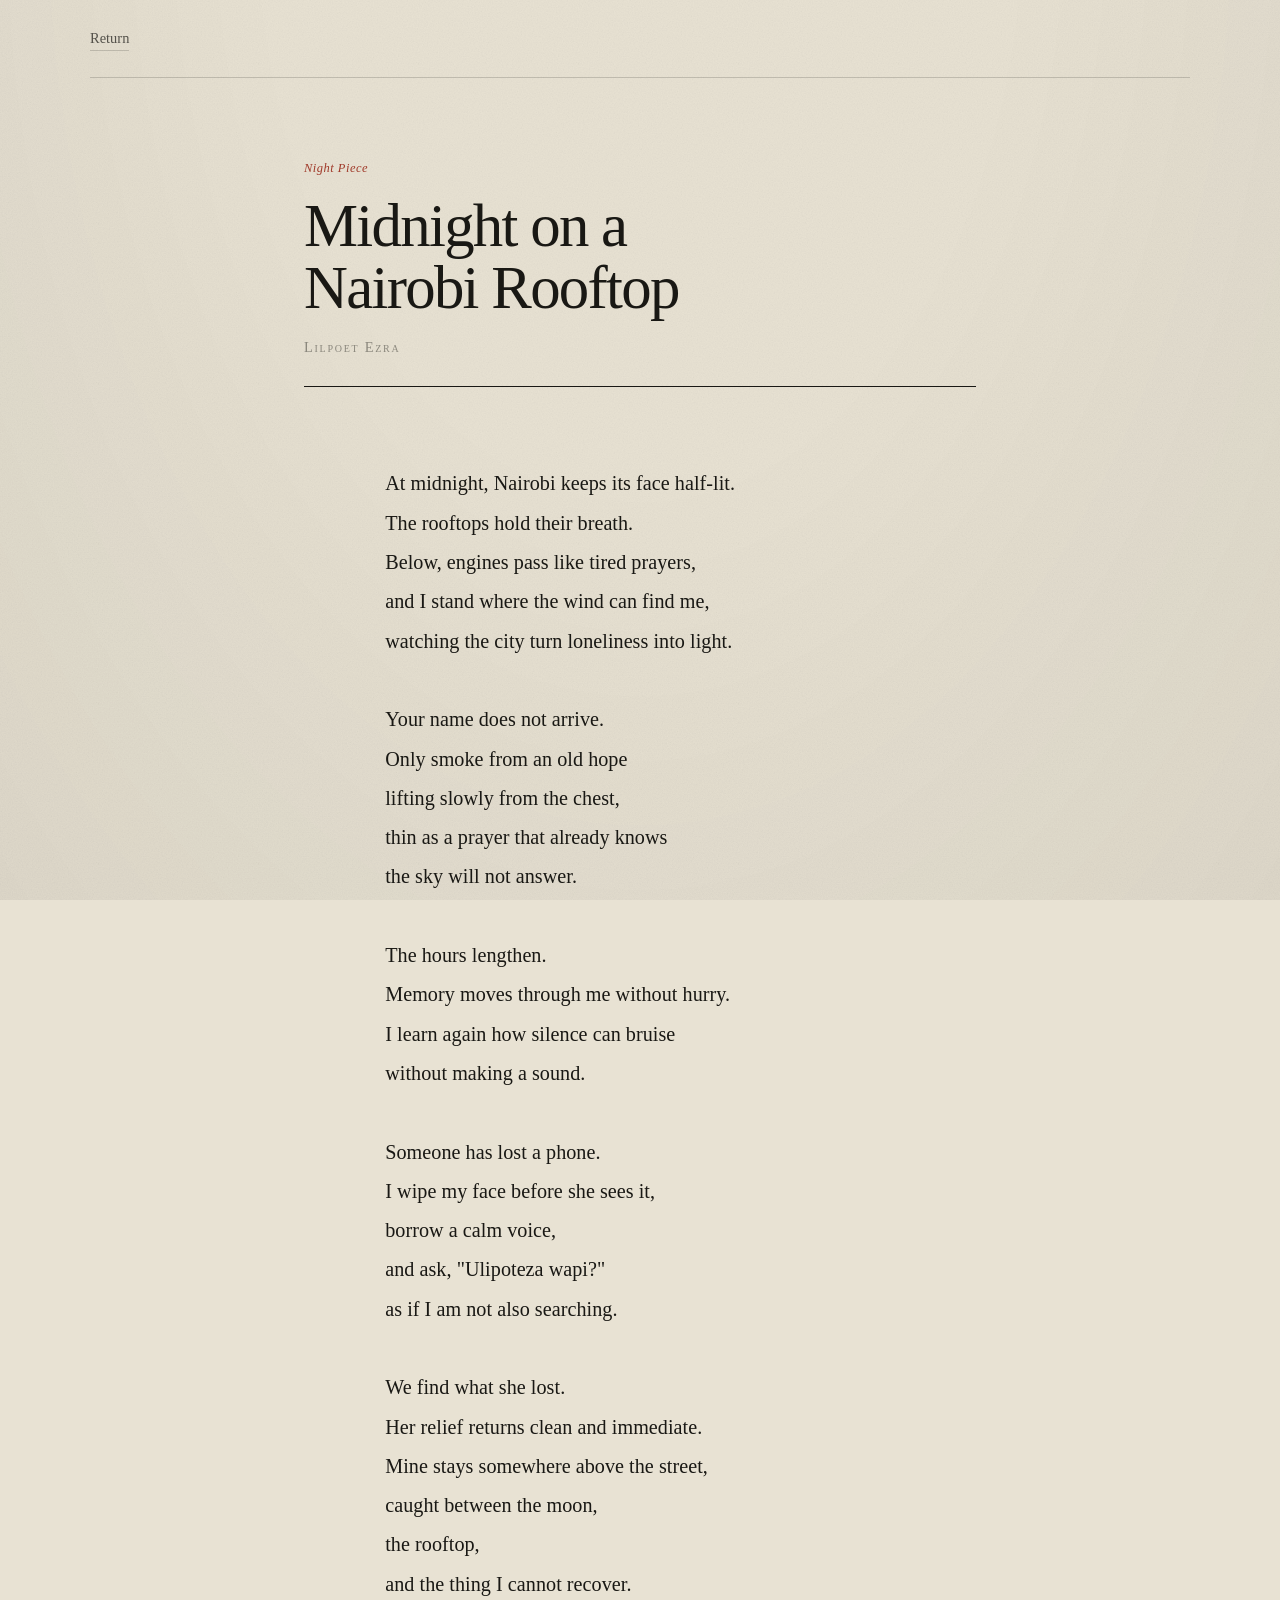
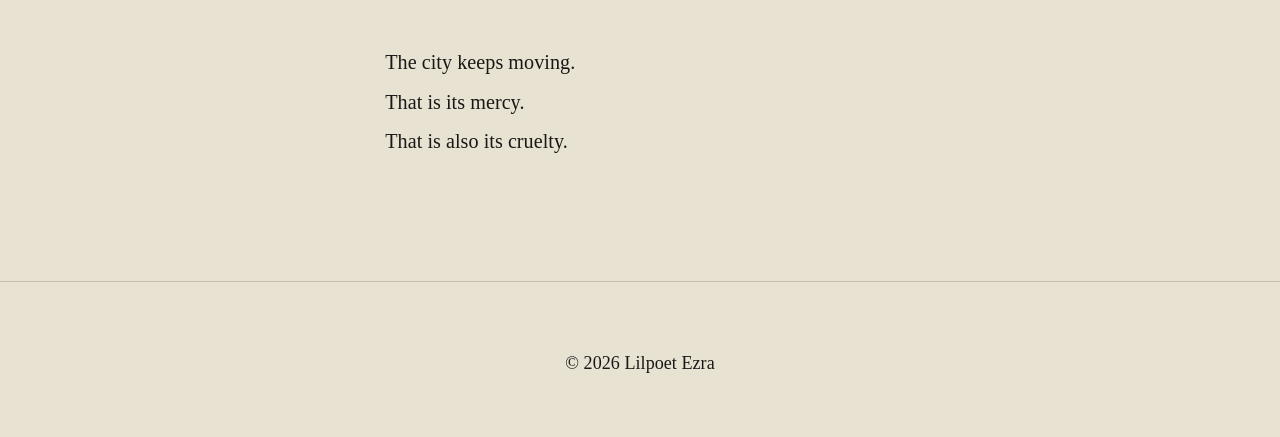
<file: poems/midnight-nairobi.html>
<!DOCTYPE html>
<html lang="en">

<head>
    <meta charset="UTF-8">
    <meta name="viewport" content="width=device-width, initial-scale=1.0">
    <title>Midnight on a Nairobi Rooftop | Lilpoet Ezra</title>
    <meta name="description"
        content="Midnight on a Nairobi Rooftop by Lilpoet Ezra, a cinematic night poem about city light, solitude, survival, and memory.">
    <meta name="author" content="Lilpoet Ezra">
    <meta name="robots" content="index, follow">
    <link rel="canonical" href="https://kiplangatezra06.github.io/lilpoet-ezra-site/poems/midnight-nairobi.html">
    <meta property="og:title" content="Midnight on a Nairobi Rooftop | Lilpoet Ezra">
    <meta property="og:description"
        content="A cinematic Nairobi night poem about city light, solitude, survival, and memory.">
    <meta property="og:type" content="article">
    <meta property="og:url" content="https://kiplangatezra06.github.io/lilpoet-ezra-site/poems/midnight-nairobi.html">
    <meta property="og:site_name" content="Lilpoet Ezra">
    <meta property="og:image" content="https://kiplangatezra06.github.io/lilpoet-ezra-site/images/hero-share.png">
    <meta property="og:image:width" content="1200">
    <meta property="og:image:height" content="630">
    <meta property="og:image:alt" content="Lilpoet Ezra poetry share card">
    <meta name="twitter:card" content="summary_large_image">
    <meta name="twitter:title" content="Midnight on a Nairobi Rooftop | Lilpoet Ezra">
    <meta name="twitter:description"
        content="A cinematic Nairobi night poem about city light, solitude, survival, and memory.">
    <meta name="twitter:image" content="https://kiplangatezra06.github.io/lilpoet-ezra-site/images/hero-share.png">
    <meta name="twitter:image:alt" content="Lilpoet Ezra poetry share card">
    <link rel="icon" href="../favicon.svg" type="image/svg+xml">
    <link rel="preconnect" href="https://fonts.googleapis.com">
    <link rel="preconnect" href="https://fonts.gstatic.com" crossorigin>
    <link
        href="https://fonts.googleapis.com/css2?family=Cormorant+Garamond:wght@400;500;600;700&family=Lato:wght@400;700&display=swap"
        rel="stylesheet">
    <link rel="stylesheet" href="../style.css">
</head>

<body>
    <header class="poem-page-header">
        <nav aria-label="Night piece navigation">
            <a href="javascript:history.back()">Return</a>
        </nav>
    </header>

    <main class="poem-page">
        <article>
            <header>
                <p class="eyebrow">Night Piece</p>
                <h1>Midnight on a Nairobi Rooftop</h1>
                <p class="poem-author">Lilpoet Ezra</p>
            </header>

            <div class="poem-text">
                At midnight, Nairobi keeps its face half-lit.
                The rooftops hold their breath.
                Below, engines pass like tired prayers,
                and I stand where the wind can find me,
                watching the city turn loneliness into light.

                Your name does not arrive.
                Only smoke from an old hope
                lifting slowly from the chest,
                thin as a prayer that already knows
                the sky will not answer.

                The hours lengthen.
                Memory moves through me without hurry.
                I learn again how silence can bruise
                without making a sound.

                Someone has lost a phone.
                I wipe my face before she sees it,
                borrow a calm voice,
                and ask, "Ulipoteza wapi?"
                as if I am not also searching.

                We find what she lost.
                Her relief returns clean and immediate.
                Mine stays somewhere above the street,
                caught between the moon,
                the rooftop,
                and the thing I cannot recover.

                The city keeps moving.
                That is its mercy.
                That is also its cruelty.
            </div>
        </article>
    </main>

    <footer class="site-footer">
        <p>&copy; 2026 Lilpoet Ezra</p>
    </footer>
</body>

</html>
</file>
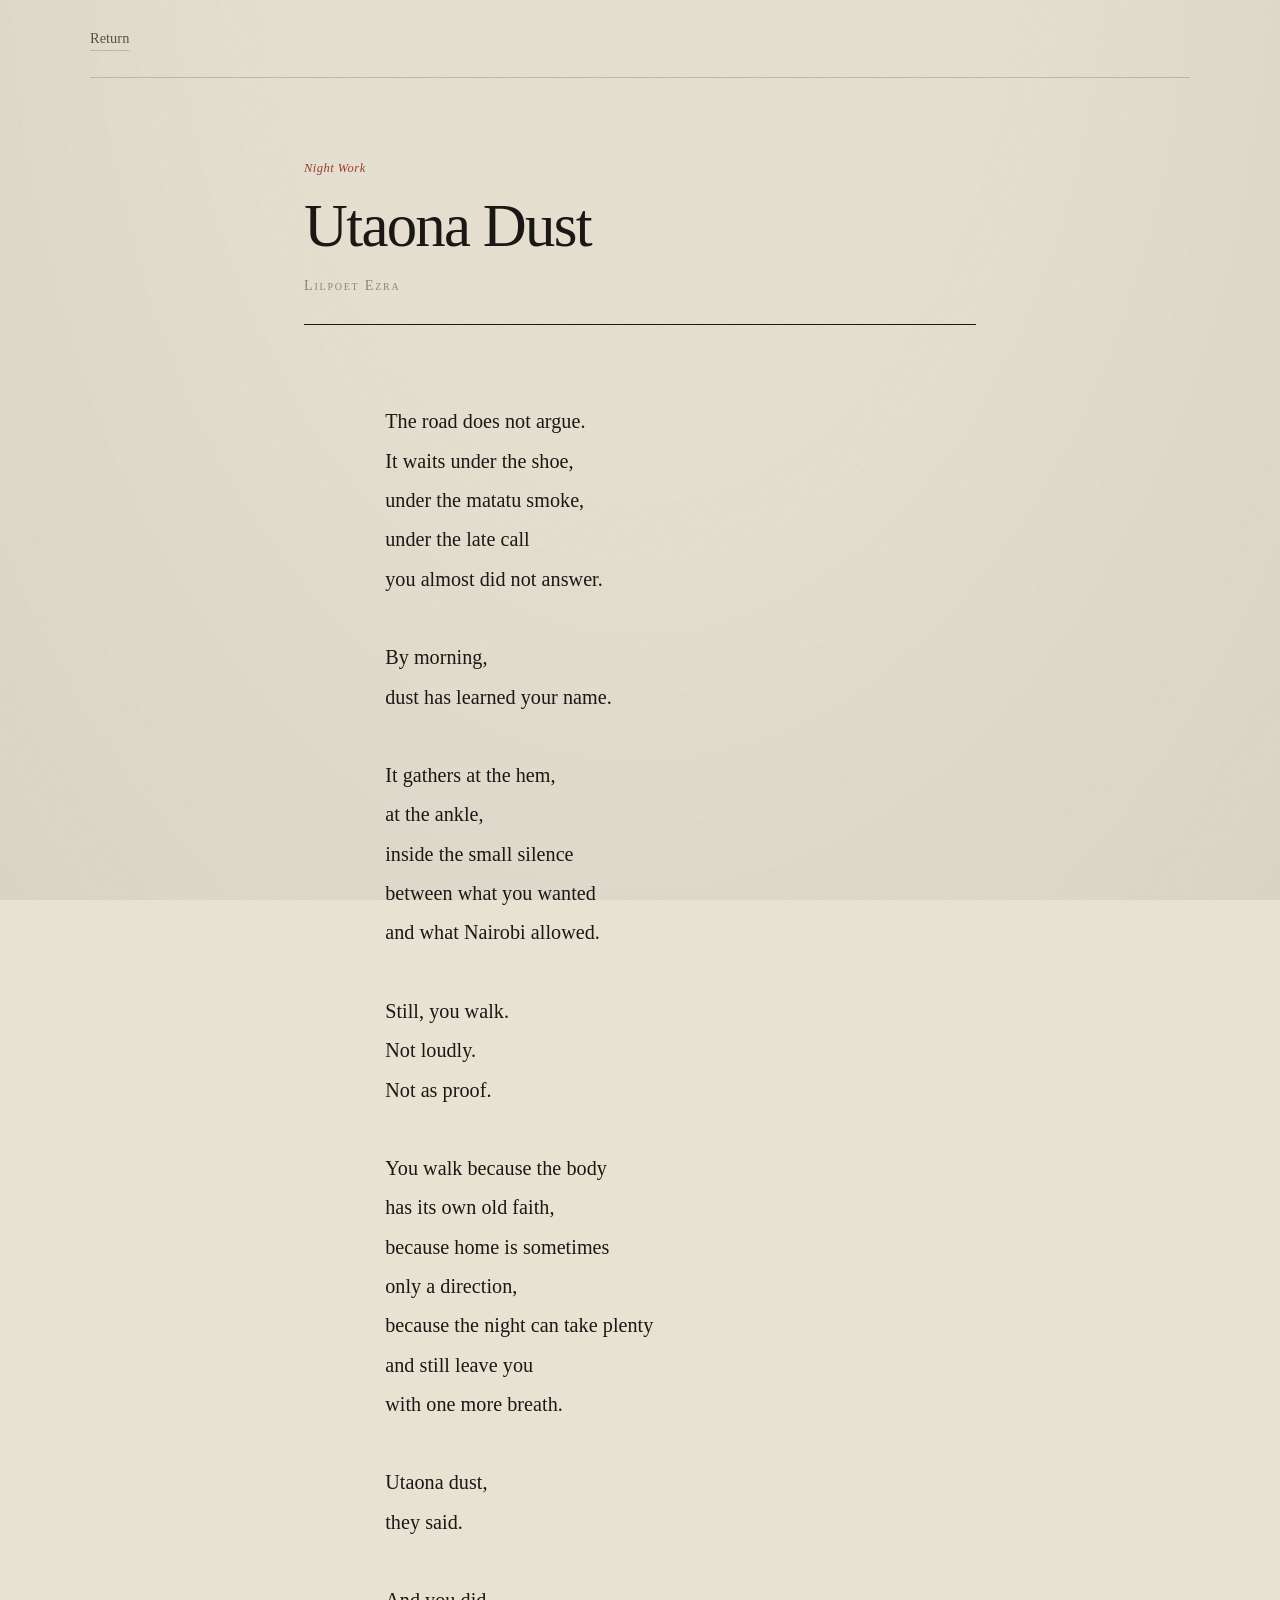
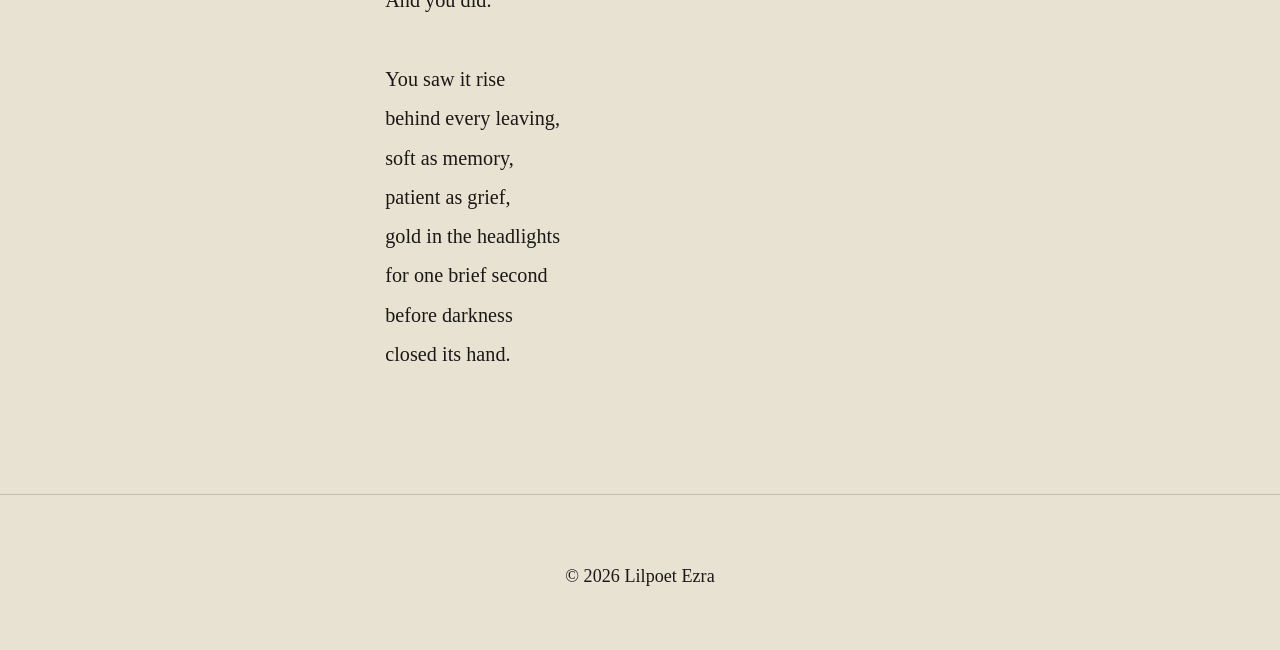
<file: poems/utaona-dust.html>
<!DOCTYPE html>
<html lang="en">

<head>
    <meta charset="UTF-8">
    <meta name="viewport" content="width=device-width, initial-scale=1.0">
    <title>Utaona Dust | Lilpoet Ezra</title>
    <meta name="description"
        content="Utaona Dust by Lilpoet Ezra, a restrained Nairobi night poem about endurance, memory, and the road that keeps its evidence.">
    <meta name="author" content="Lilpoet Ezra">
    <meta name="robots" content="index, follow">
    <link rel="canonical" href="https://kiplangatezra06.github.io/lilpoet-ezra-site/poems/utaona-dust.html">
    <meta property="og:title" content="Utaona Dust | Lilpoet Ezra">
    <meta property="og:description"
        content="A Nairobi night poem about endurance, memory, and the dust left by survival.">
    <meta property="og:type" content="article">
    <meta property="og:url" content="https://kiplangatezra06.github.io/lilpoet-ezra-site/poems/utaona-dust.html">
    <meta property="og:site_name" content="Lilpoet Ezra">
    <meta property="og:image" content="https://kiplangatezra06.github.io/lilpoet-ezra-site/images/hero-share.png">
    <meta property="og:image:width" content="1200">
    <meta property="og:image:height" content="630">
    <meta property="og:image:alt" content="Lilpoet Ezra poetry share card">
    <meta name="twitter:card" content="summary_large_image">
    <meta name="twitter:title" content="Utaona Dust | Lilpoet Ezra">
    <meta name="twitter:description"
        content="A Nairobi night poem about endurance, memory, and the dust left by survival.">
    <meta name="twitter:image" content="https://kiplangatezra06.github.io/lilpoet-ezra-site/images/hero-share.png">
    <meta name="twitter:image:alt" content="Lilpoet Ezra poetry share card">
    <link rel="icon" href="../favicon.svg" type="image/svg+xml">
    <link rel="preconnect" href="https://fonts.googleapis.com">
    <link rel="preconnect" href="https://fonts.gstatic.com" crossorigin>
    <link
        href="https://fonts.googleapis.com/css2?family=Cormorant+Garamond:wght@400;500;600;700&family=Lato:wght@400;700&display=swap"
        rel="stylesheet">
    <link rel="stylesheet" href="../style.css">
</head>

<body>
    <header class="poem-page-header">
        <nav aria-label="Poem navigation">
            <a href="javascript:history.back()">Return</a>
        </nav>
    </header>

    <main class="poem-page">
        <article>
            <header>
                <p class="eyebrow">Night Work</p>
                <h1>Utaona Dust</h1>
                <p class="poem-author">Lilpoet Ezra</p>
            </header>

            <div class="poem-text">
                The road does not argue.
                It waits under the shoe,
                under the matatu smoke,
                under the late call
                you almost did not answer.

                By morning,
                dust has learned your name.

                It gathers at the hem,
                at the ankle,
                inside the small silence
                between what you wanted
                and what Nairobi allowed.

                Still, you walk.
                Not loudly.
                Not as proof.

                You walk because the body
                has its own old faith,
                because home is sometimes
                only a direction,
                because the night can take plenty
                and still leave you
                with one more breath.

                Utaona dust,
                they said.

                And you did.

                You saw it rise
                behind every leaving,
                soft as memory,
                patient as grief,
                gold in the headlights
                for one brief second
                before darkness
                closed its hand.
            </div>
        </article>
    </main>

    <footer class="site-footer">
        <p>&copy; 2026 Lilpoet Ezra</p>
    </footer>
</body>

</html>
</file>
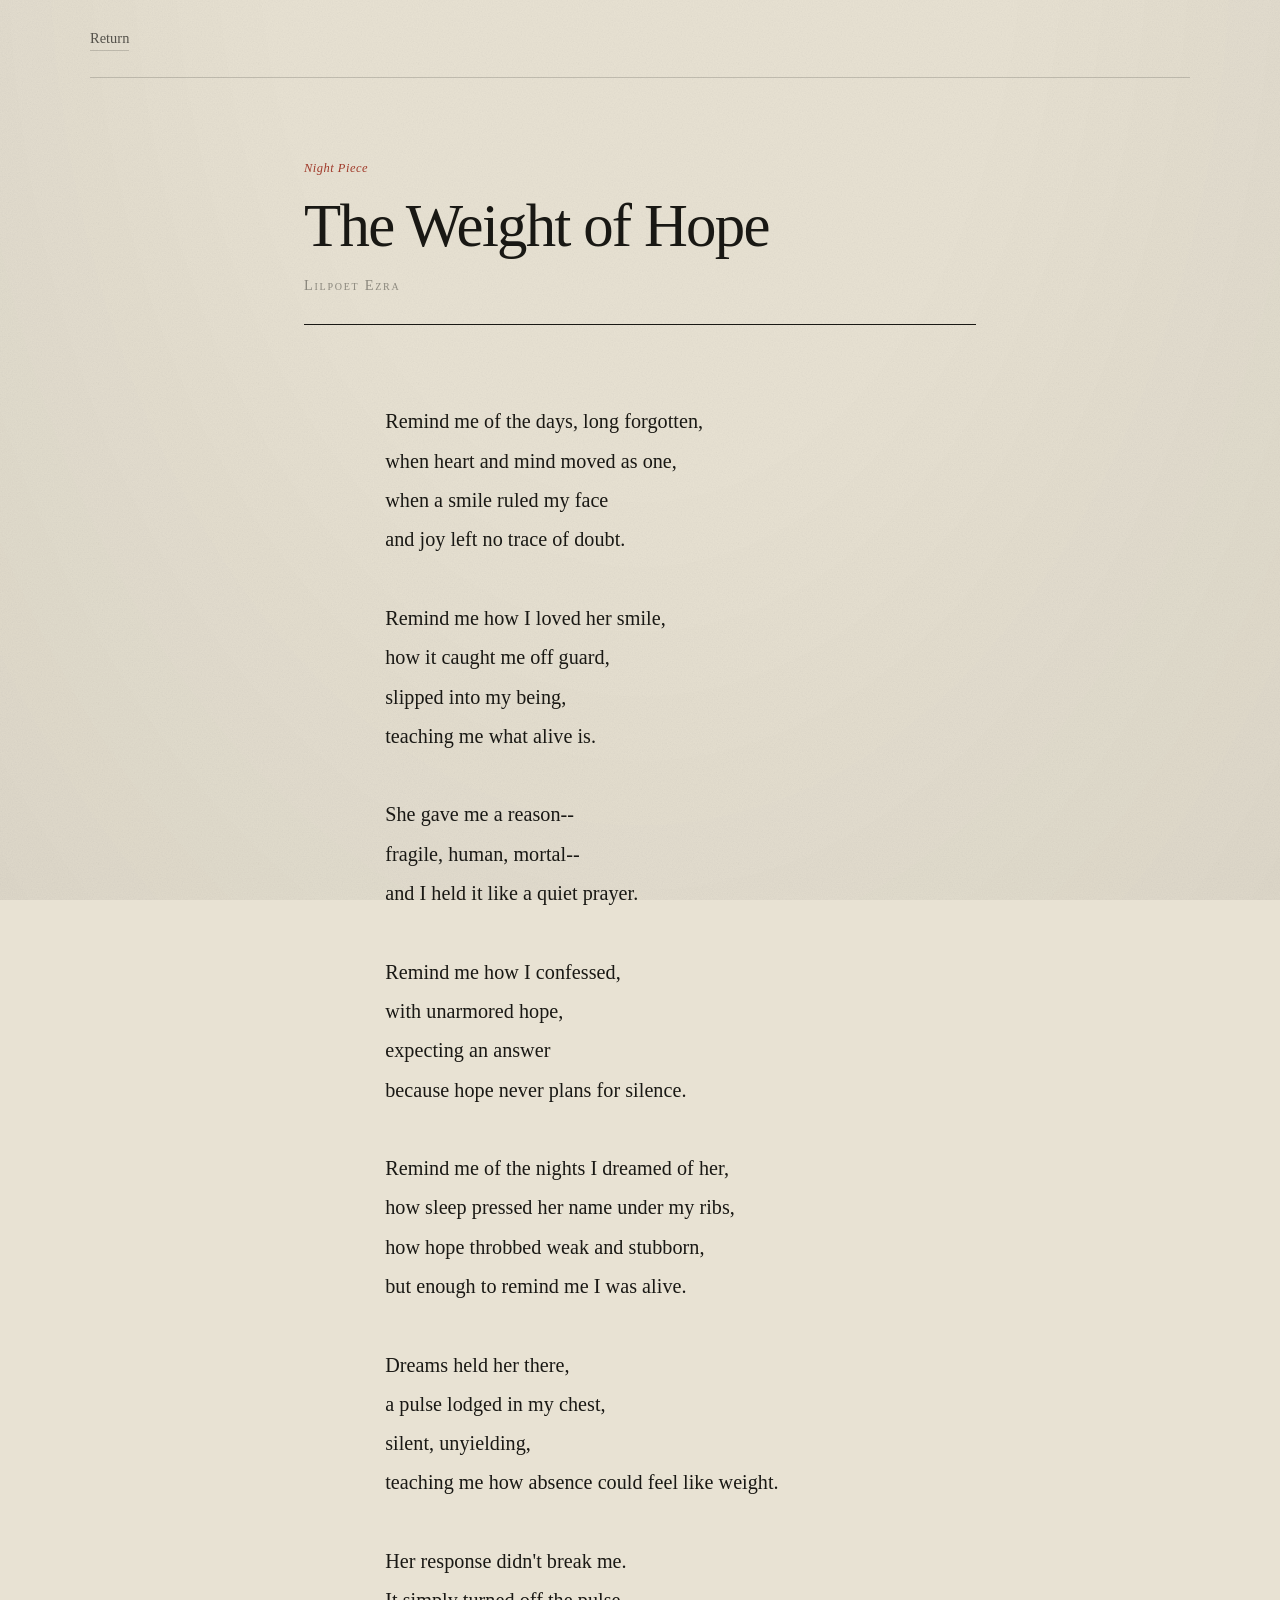
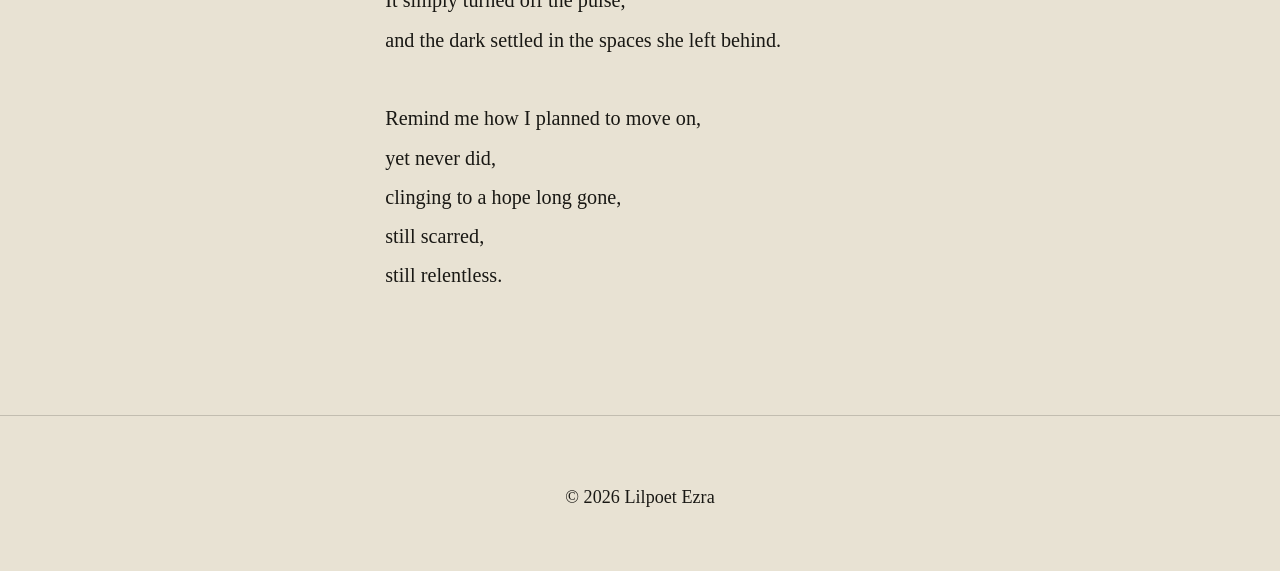
<file: poems/weight-of-hope.html>
<!DOCTYPE html>
<html lang="en">

<head>
    <meta charset="UTF-8">
    <meta name="viewport" content="width=device-width, initial-scale=1.0">
    <title>The Weight of Hope | Lilpoet Ezra</title>
    <meta name="description"
        content="The Weight of Hope by Lilpoet Ezra, a restrained poem about longing, endurance, memory, and learning to stand anyway.">
    <meta name="author" content="Lilpoet Ezra">
    <meta name="robots" content="index, follow">
    <link rel="canonical" href="https://kiplangatezra06.github.io/lilpoet-ezra-site/poems/weight-of-hope.html">
    <meta property="og:title" content="The Weight of Hope | Lilpoet Ezra">
    <meta property="og:description"
        content="A restrained poem about longing, endurance, memory, and learning to stand anyway.">
    <meta property="og:type" content="article">
    <meta property="og:url" content="https://kiplangatezra06.github.io/lilpoet-ezra-site/poems/weight-of-hope.html">
    <meta property="og:site_name" content="Lilpoet Ezra">
    <meta property="og:image" content="https://kiplangatezra06.github.io/lilpoet-ezra-site/images/hero-share.png">
    <meta property="og:image:width" content="1200">
    <meta property="og:image:height" content="630">
    <meta property="og:image:alt" content="Lilpoet Ezra poetry share card">
    <meta name="twitter:card" content="summary_large_image">
    <meta name="twitter:title" content="The Weight of Hope | Lilpoet Ezra">
    <meta name="twitter:description"
        content="A restrained poem about longing, endurance, memory, and learning to stand anyway.">
    <meta name="twitter:image" content="https://kiplangatezra06.github.io/lilpoet-ezra-site/images/hero-share.png">
    <meta name="twitter:image:alt" content="Lilpoet Ezra poetry share card">
    <link rel="icon" href="../favicon.svg" type="image/svg+xml">
    <link rel="preconnect" href="https://fonts.googleapis.com">
    <link rel="preconnect" href="https://fonts.gstatic.com" crossorigin>
    <link
        href="https://fonts.googleapis.com/css2?family=Cormorant+Garamond:wght@400;500;600;700&family=Lato:wght@400;700&display=swap"
        rel="stylesheet">
    <link rel="stylesheet" href="../style.css">
</head>

<body>
    <header class="poem-page-header">
        <nav aria-label="Night piece navigation">
            <a href="javascript:history.back()">Return</a>
        </nav>
    </header>

    <main class="poem-page">
        <article>
            <header>
                <p class="eyebrow">Night Piece</p>
                <h1>The Weight of Hope</h1>
                <p class="poem-author">Lilpoet Ezra</p>
            </header>

            <div class="poem-text">
                Remind me of the days, long forgotten,
                when heart and mind moved as one,
                when a smile ruled my face
                and joy left no trace of doubt.

                Remind me how I loved her smile,
                how it caught me off guard,
                slipped into my being,
                teaching me what alive is.

                She gave me a reason--
                fragile, human, mortal--
                and I held it like a quiet prayer.

                Remind me how I confessed,
                with unarmored hope,
                expecting an answer
                because hope never plans for silence.

                Remind me of the nights I dreamed of her,
                how sleep pressed her name under my ribs,
                how hope throbbed weak and stubborn,
                but enough to remind me I was alive.

                Dreams held her there,
                a pulse lodged in my chest,
                silent, unyielding,
                teaching me how absence could feel like weight.

                Her response didn't break me.
                It simply turned off the pulse,
                and the dark settled in the spaces she left behind.

                Remind me how I planned to move on,
                yet never did,
                clinging to a hope long gone,
                still scarred,
                still relentless.
            </div>
        </article>
    </main>

    <footer class="site-footer">
        <p>&copy; 2026 Lilpoet Ezra</p>
    </footer>
</body>

</html>
</file>
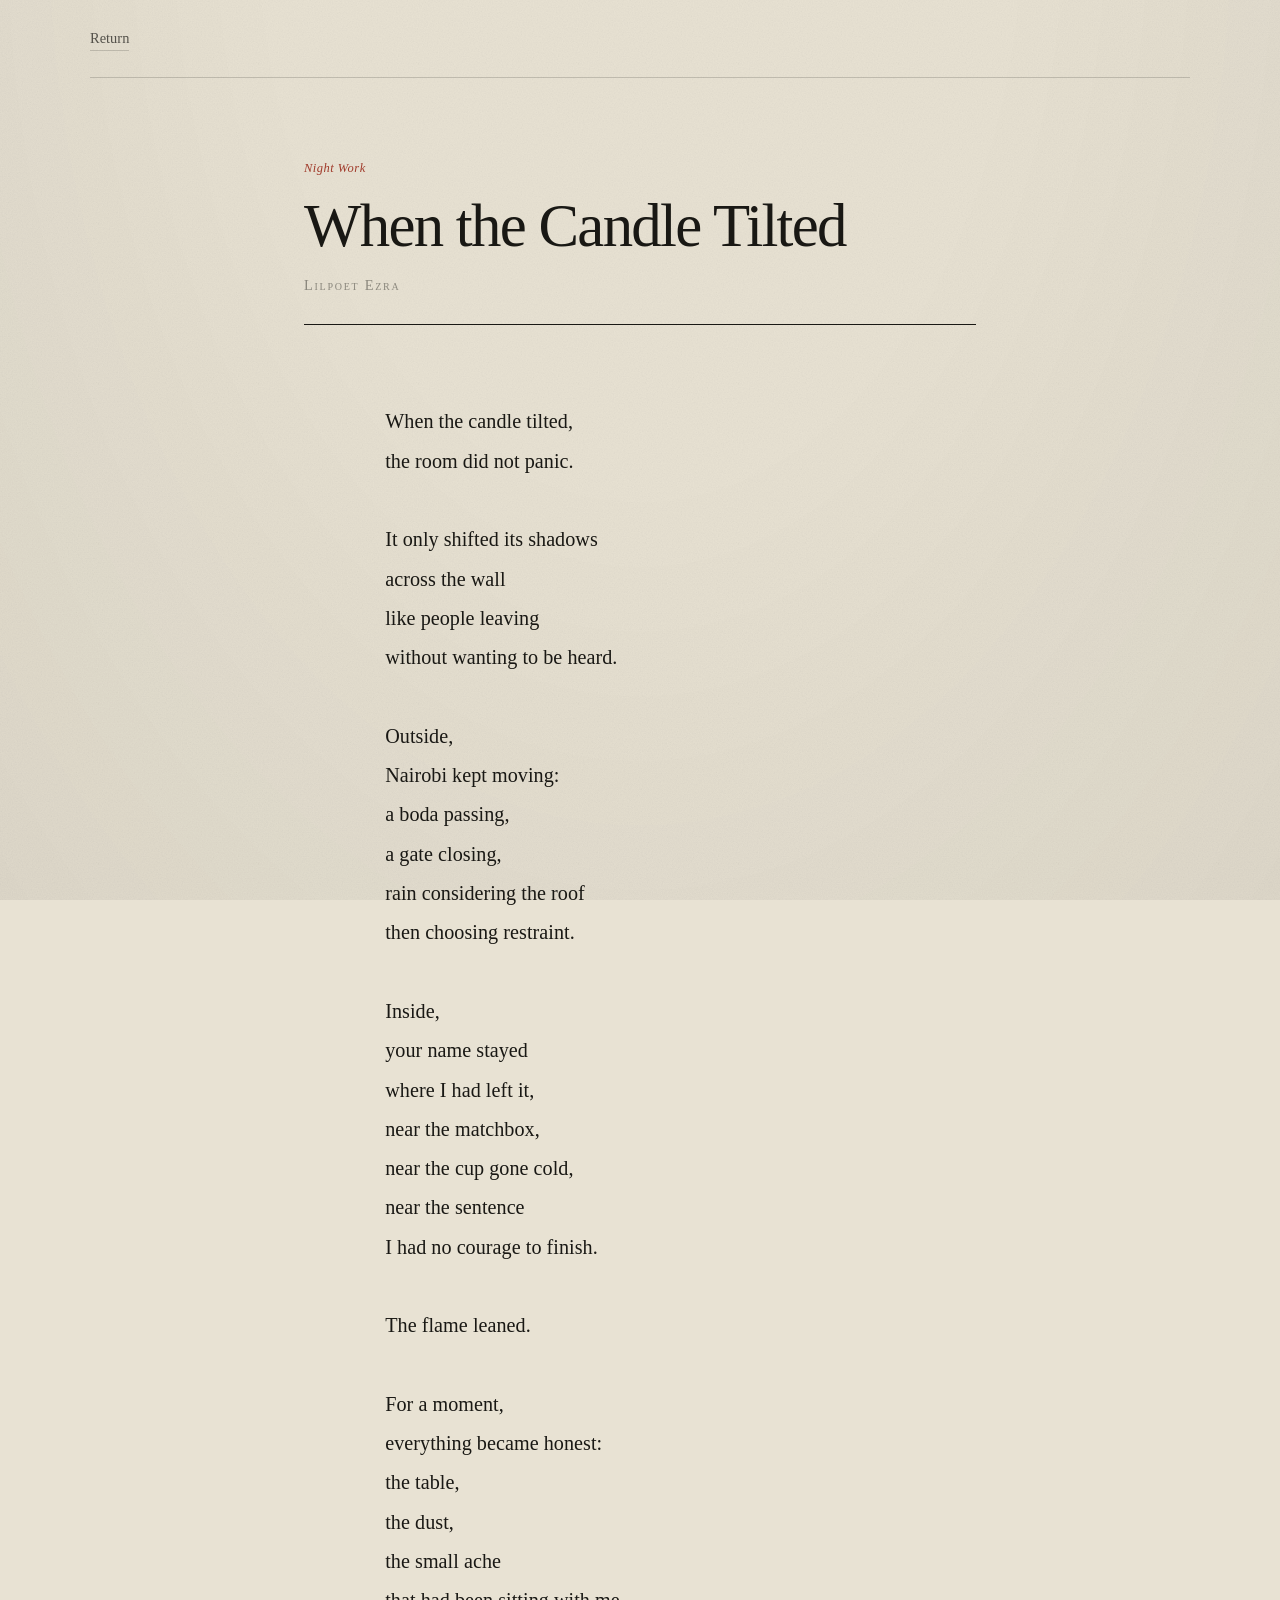
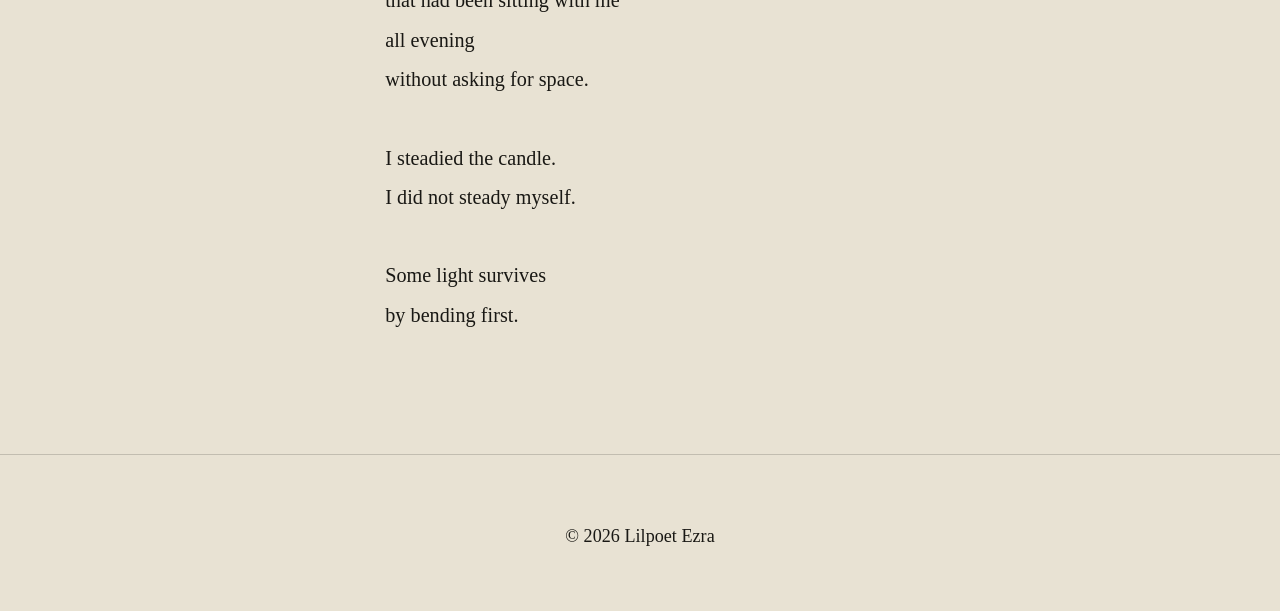
<file: poems/when-the-candle-tilted.html>
<!DOCTYPE html>
<html lang="en">

<head>
    <meta charset="UTF-8">
    <meta name="viewport" content="width=device-width, initial-scale=1.0">
    <title>When the Candle Tilted | Lilpoet Ezra</title>
    <meta name="description"
        content="When the Candle Tilted by Lilpoet Ezra, a quiet poem of low light, memory, and the room that keeps what cannot be said.">
    <meta name="author" content="Lilpoet Ezra">
    <meta name="robots" content="index, follow">
    <link rel="canonical" href="https://kiplangatezra06.github.io/lilpoet-ezra-site/poems/when-the-candle-tilted.html">
    <meta property="og:title" content="When the Candle Tilted | Lilpoet Ezra">
    <meta property="og:description"
        content="A quiet poem of low light, memory, and the room that keeps what cannot be said.">
    <meta property="og:type" content="article">
    <meta property="og:url"
        content="https://kiplangatezra06.github.io/lilpoet-ezra-site/poems/when-the-candle-tilted.html">
    <meta property="og:site_name" content="Lilpoet Ezra">
    <meta property="og:image" content="https://kiplangatezra06.github.io/lilpoet-ezra-site/images/hero-share.png">
    <meta property="og:image:width" content="1200">
    <meta property="og:image:height" content="630">
    <meta property="og:image:alt" content="Lilpoet Ezra poetry share card">
    <meta name="twitter:card" content="summary_large_image">
    <meta name="twitter:title" content="When the Candle Tilted | Lilpoet Ezra">
    <meta name="twitter:description"
        content="A quiet poem of low light, memory, and the room that keeps what cannot be said.">
    <meta name="twitter:image" content="https://kiplangatezra06.github.io/lilpoet-ezra-site/images/hero-share.png">
    <meta name="twitter:image:alt" content="Lilpoet Ezra poetry share card">
    <link rel="icon" href="../favicon.svg" type="image/svg+xml">
    <link rel="preconnect" href="https://fonts.googleapis.com">
    <link rel="preconnect" href="https://fonts.gstatic.com" crossorigin>
    <link
        href="https://fonts.googleapis.com/css2?family=Cormorant+Garamond:wght@400;500;600;700&family=Lato:wght@400;700&display=swap"
        rel="stylesheet">
    <link rel="stylesheet" href="../style.css">
</head>

<body>
    <header class="poem-page-header">
        <nav aria-label="Poem navigation">
            <a href="javascript:history.back()">Return</a>
        </nav>
    </header>

    <main class="poem-page">
        <article>
            <header>
                <p class="eyebrow">Night Work</p>
                <h1>When the Candle Tilted</h1>
                <p class="poem-author">Lilpoet Ezra</p>
            </header>

            <div class="poem-text">
                When the candle tilted,
                the room did not panic.

                It only shifted its shadows
                across the wall
                like people leaving
                without wanting to be heard.

                Outside,
                Nairobi kept moving:
                a boda passing,
                a gate closing,
                rain considering the roof
                then choosing restraint.

                Inside,
                your name stayed
                where I had left it,
                near the matchbox,
                near the cup gone cold,
                near the sentence
                I had no courage to finish.

                The flame leaned.

                For a moment,
                everything became honest:
                the table,
                the dust,
                the small ache
                that had been sitting with me
                all evening
                without asking for space.

                I steadied the candle.
                I did not steady myself.

                Some light survives
                by bending first.
            </div>
        </article>
    </main>

    <footer class="site-footer">
        <p>&copy; 2026 Lilpoet Ezra</p>
    </footer>
</body>

</html>
</file>
<file: style.css>
/* =========================================================
   Lilpoet Ezra — a printed journal of night
   Paper edition (default) / Night edition
   ========================================================= */

:root {
    /* paper edition */
    --paper: #e8e2d3;
    --paper-raise: #f1ece0;
    --paper-deep: #ddd5c3;
    --ink: #191814;
    --ink-soft: rgba(25, 24, 20, 0.70);
    --ink-faint: rgba(25, 24, 20, 0.44);
    --ink-ghost: rgba(25, 24, 20, 0.12);
    --rule: rgba(25, 24, 20, 0.18);
    --rule-strong: rgba(25, 24, 20, 0.32);
    --accent: #a03a2a;
    --accent-soft: rgba(160, 58, 42, 0.12);
    --night: #1c1f26;
    --night-ink: #efe8d8;
    --stamp: #a03a2a;

    --serif-display: "Fraunces", "Iowan Old Style", Georgia, serif;
    --serif-text: "Newsreader", "Iowan Old Style", Georgia, serif;

    --measure: 34rem;
    --gutter: clamp(1.25rem, 4vw, 3.5rem);
    --page: min(1180px, calc(100% - (var(--gutter) * 2)));
    --topbar-h: 76px;

    --step-xs: 0.78rem;
    --step-sm: 0.9rem;
    --step-base: clamp(1.02rem, 0.96rem + 0.3vw, 1.13rem);
    --step-md: clamp(1.25rem, 1.1rem + 0.6vw, 1.55rem);
    --step-lg: clamp(1.7rem, 1.35rem + 1.4vw, 2.4rem);
    --step-xl: clamp(2.4rem, 1.6rem + 3.4vw, 4.4rem);
    --step-hero: clamp(2.9rem, 1.7rem + 5.4vw, 6rem);

    --ease: cubic-bezier(0.22, 0.61, 0.36, 1);
}

[data-theme="night"] {
    --paper: #101216;
    --paper-raise: #171a20;
    --paper-deep: #0b0d10;
    --ink: #eae3d2;
    --ink-soft: rgba(234, 227, 210, 0.70);
    --ink-faint: rgba(234, 227, 210, 0.46);
    --ink-ghost: rgba(234, 227, 210, 0.10);
    --rule: rgba(234, 227, 210, 0.17);
    --rule-strong: rgba(234, 227, 210, 0.30);
    --accent: #dc7a60;
    --accent-soft: rgba(220, 122, 96, 0.14);
    --stamp: #dc7a60;
}

*,
*::before,
*::after {
    box-sizing: border-box;
}

html {
    scroll-behavior: smooth;
    -webkit-text-size-adjust: 100%;
}

body {
    margin: 0;
    min-height: 100vh;
    background: var(--paper);
    color: var(--ink);
    font-family: var(--serif-text);
    font-size: var(--step-base);
    font-optical-sizing: auto;
    line-height: 1.72;
    letter-spacing: 0.002em;
    overflow-x: hidden;
    transition: background-color 380ms var(--ease), color 380ms var(--ease);
    -webkit-font-smoothing: antialiased;
}

/* paper tooth — very faint, baked in as a texture, not decoration */
body::before {
    content: "";
    position: fixed;
    inset: 0;
    z-index: 0;
    pointer-events: none;
    opacity: 0.5;
    background-image: url("data:image/svg+xml,%3Csvg xmlns='http://www.w3.org/2000/svg' width='160' height='160'%3E%3Cfilter id='n'%3E%3CfeTurbulence type='fractalNoise' baseFrequency='0.8' numOctaves='3' stitchTiles='stitch'/%3E%3CfeColorMatrix type='saturate' values='0'/%3E%3C/filter%3E%3Crect width='160' height='160' filter='url(%23n)' opacity='0.22'/%3E%3C/svg%3E");
    mix-blend-mode: multiply;
}

[data-theme="night"] body::before {
    mix-blend-mode: screen;
    opacity: 0.28;
}

body::after {
    content: "";
    position: fixed;
    inset: 0;
    z-index: 0;
    pointer-events: none;
    background: radial-gradient(ellipse at 50% -10%, transparent 40%, rgba(25, 24, 20, 0.05) 100%);
}

[data-theme="night"] body::after {
    background: radial-gradient(ellipse at 50% -20%, rgba(255, 236, 200, 0.05), transparent 55%);
}

img,
svg {
    display: block;
    max-width: 100%;
}

button,
input,
select,
textarea {
    font: inherit;
    color: inherit;
}

button {
    appearance: none;
    border: 0;
    background: none;
    cursor: pointer;
}

.hidden {
    display: none !important;
}

.visually-hidden {
    position: absolute;
    width: 1px;
    height: 1px;
    padding: 0;
    margin: -1px;
    overflow: hidden;
    clip: rect(0 0 0 0);
    white-space: nowrap;
    border: 0;
}

.skip-link {
    position: absolute;
    left: 1rem;
    top: -4rem;
    z-index: 10000;
    padding: 0.7rem 1.1rem;
    background: var(--ink);
    color: var(--paper);
    text-decoration: none;
    font-size: var(--step-sm);
    transition: top 180ms var(--ease);
}

.skip-link:focus {
    top: 1rem;
}

:focus-visible {
    outline: 2px solid var(--accent);
    outline-offset: 3px;
}

::selection {
    background: var(--accent);
    color: var(--paper);
}

/* ============================ Intro gate ============================ */

.intro-screen {
    position: fixed;
    inset: 0;
    z-index: 9000;
    display: grid;
    place-items: center;
    padding: 1.5rem;
    background: #14161b;
    color: #efe8d8;
    text-align: center;
    transition: opacity 700ms var(--ease), visibility 700ms;
}

.intro-screen::before {
    content: "";
    position: absolute;
    inset: 0;
    background:
        radial-gradient(circle at 50% 34%, rgba(220, 170, 120, 0.13), transparent 45%),
        radial-gradient(circle at 50% 100%, rgba(30, 40, 60, 0.7), transparent 60%);
    pointer-events: none;
}

.intro-screen.fade-out {
    opacity: 0;
    visibility: hidden;
    pointer-events: none;
}

.intro-content {
    position: relative;
    width: min(100%, 30rem);
    padding: clamp(2rem, 5vw, 3rem) clamp(1.5rem, 5vw, 3rem);
    border: 1px solid rgba(239, 232, 216, 0.22);
}

.intro-content::before,
.intro-content::after {
    content: "";
    position: absolute;
    width: 9px;
    height: 9px;
    border: 1px solid rgba(239, 232, 216, 0.5);
    transform: rotate(45deg);
}

.intro-content::before {
    top: -5px;
    left: -5px;
}

.intro-content::after {
    bottom: -5px;
    right: -5px;
}

.intro-kicker {
    margin: 0 0 1.6rem;
    font-size: var(--step-xs);
    letter-spacing: 0.28em;
    text-transform: uppercase;
    color: rgba(239, 232, 216, 0.55);
}

.intro-title {
    margin: 0;
    font-family: var(--serif-display);
    font-weight: 300;
    font-size: clamp(3rem, 10vw, 4.6rem);
    line-height: 0.88;
    letter-spacing: -0.02em;
    font-variation-settings: "SOFT" 40, "WONK" 1;
}

.intro-subtitle {
    margin: 1.6rem 0 2.2rem;
    font-style: italic;
    font-size: 1.05rem;
    line-height: 1.65;
    color: rgba(239, 232, 216, 0.68);
}

.enter-btn {
    padding: 0.85rem 2rem;
    border: 1px solid rgba(239, 232, 216, 0.4);
    color: #efe8d8;
    font-size: var(--step-sm);
    letter-spacing: 0.06em;
    border-radius: 0;
    transition: background 240ms var(--ease), color 240ms var(--ease), border-color 240ms var(--ease);
}

.enter-btn:hover,
.enter-btn:focus-visible {
    background: #efe8d8;
    color: #14161b;
    border-color: #efe8d8;
}

/* ============================ Topbar ============================ */

.topbar {
    position: sticky;
    top: 0;
    z-index: 60;
    display: flex;
    align-items: center;
    gap: var(--gutter);
    padding: 0.9rem var(--gutter);
    min-height: var(--topbar-h);
    background: color-mix(in srgb, var(--paper) 92%, transparent);
    border-bottom: 1px solid var(--rule);
    backdrop-filter: blur(8px);
}

.topbar-brand {
    display: flex;
    align-items: center;
    gap: 0.7rem;
    flex-shrink: 0;
}

.brand-logo {
    width: 30px;
    height: 30px;
    border-radius: 0;
    opacity: 0.92;
}

.brand-name {
    display: block;
    font-family: var(--serif-display);
    font-size: 1.08rem;
    font-weight: 500;
    letter-spacing: -0.01em;
    line-height: 1.1;
}

.brand-tag {
    display: block;
    font-size: 0.68rem;
    letter-spacing: 0.18em;
    text-transform: uppercase;
    color: var(--ink-faint);
    margin-top: 2px;
}

.nav-links {
    display: flex;
    align-items: center;
    gap: clamp(1rem, 2.4vw, 2rem);
    margin-left: auto;
}

.nav-links a {
    position: relative;
    color: var(--ink-soft);
    text-decoration: none;
    font-size: var(--step-sm);
    padding: 0.35rem 0;
    transition: color 180ms var(--ease);
}

.nav-links a::after {
    content: "";
    position: absolute;
    left: 0;
    right: 100%;
    bottom: 0;
    height: 1px;
    background: var(--accent);
    transition: right 240ms var(--ease);
}

.nav-links a:hover,
.nav-links a:focus-visible {
    color: var(--ink);
}

.nav-links a:hover::after {
    right: 0;
}

.topbar-tools {
    display: flex;
    align-items: center;
    gap: 1rem;
}

.session-bar {
    display: flex;
    align-items: center;
    gap: 0.75rem;
}

.session-hint {
    max-width: 26ch;
    margin: 0;
    font-size: var(--step-xs);
    line-height: 1.4;
    color: var(--ink-faint);
    text-align: right;
}

.edition-toggle {
    display: inline-flex;
    align-items: center;
    gap: 0.5rem;
    padding: 0.5rem 0.8rem;
    border: 1px solid var(--rule);
    border-radius: 999px;
    font-family: var(--serif-text);
    font-size: var(--step-xs);
    color: var(--ink-soft);
    white-space: nowrap;
    transition: border-color 200ms var(--ease), color 200ms var(--ease);
}

.edition-toggle:hover {
    border-color: var(--rule-strong);
    color: var(--ink);
}

.edition-dot {
    width: 9px;
    height: 9px;
    border-radius: 50%;
    background: var(--accent);
    box-shadow: 0 0 0 3px var(--accent-soft);
    transition: background 300ms var(--ease), box-shadow 300ms var(--ease);
}

.mobile-menu-btn {
    display: none;
    width: 40px;
    height: 34px;
    margin-left: auto;
    padding: 8px;
    border: 1px solid var(--rule);
}

.mobile-menu-btn span {
    display: block;
    height: 1px;
    margin: 5px 0;
    background: var(--ink);
}

/* ============================ Shell & hero ============================ */

.shell {
    position: relative;
    z-index: 1;
    width: var(--page);
    margin: 0 auto;
    opacity: 0;
    transform: translateY(14px);
    transition: opacity 700ms var(--ease) 120ms, transform 700ms var(--ease) 120ms;
}

.shell.ready {
    opacity: 1;
    transform: none;
}

.hero {
    display: grid;
    grid-template-columns: minmax(0, 1.15fr) minmax(0, 0.85fr);
    gap: clamp(2rem, 5vw, 4.5rem);
    align-items: end;
    padding: clamp(3rem, 7vw, 6rem) 0 clamp(2.5rem, 5vw, 4rem);
    border-bottom: 1px solid var(--rule);
}

.hero-kicker {
    display: flex;
    align-items: center;
    gap: 0.8rem;
    margin: 0 0 clamp(1.6rem, 3vw, 2.6rem);
    font-size: var(--step-sm);
    font-style: italic;
    color: var(--ink-soft);
}

.rule-mark {
    width: 2.2rem;
    height: 1px;
    background: var(--accent);
    flex-shrink: 0;
}

.hero-title {
    margin: 0;
    font-family: var(--serif-display);
    font-weight: 300;
    font-size: var(--step-hero);
    line-height: 0.94;
    letter-spacing: -0.028em;
    font-variation-settings: "SOFT" 20, "WONK" 1;
    text-wrap: balance;
}

.hero-title span {
    display: block;
}

.hero-title-line {
    padding-left: clamp(0rem, 3vw, 2.6rem);
    font-style: italic;
    font-weight: 300;
}

.hero-title em {
    font-style: italic;
    color: var(--accent);
}

.hero-description {
    max-width: 44ch;
    margin: clamp(1.6rem, 3vw, 2.2rem) 0 0;
    font-size: clamp(1.02rem, 0.98rem + 0.3vw, 1.16rem);
    line-height: 1.78;
    color: var(--ink-soft);
}

.hero-cta {
    display: flex;
    flex-wrap: wrap;
    align-items: center;
    gap: 1.5rem;
    margin-top: clamp(1.8rem, 3vw, 2.6rem);
}

/* --- ink buttons --- */

.btn-primary {
    display: inline-flex;
    align-items: center;
    justify-content: center;
    min-height: 44px;
    padding: 0.7rem 1.5rem;
    background: var(--ink);
    color: var(--paper);
    border: 1px solid var(--ink);
    border-radius: 0;
    font-family: var(--serif-text);
    font-size: var(--step-sm);
    letter-spacing: 0.03em;
    text-decoration: none;
    transition: background 200ms var(--ease), color 200ms var(--ease), border-color 200ms var(--ease), transform 200ms var(--ease);
}

.btn-primary:hover {
    background: var(--accent);
    border-color: var(--accent);
    color: var(--paper);
    transform: translateY(-1px);
}

.btn-primary:disabled {
    opacity: 0.45;
    cursor: not-allowed;
    transform: none;
}

.btn-text {
    padding: 0.3rem 0;
    border: 0;
    border-bottom: 1px solid var(--rule-strong);
    color: var(--ink);
    font-size: var(--step-sm);
    text-decoration: none;
    transition: border-color 200ms var(--ease), color 200ms var(--ease);
}

.btn-text:hover {
    color: var(--accent);
    border-color: var(--accent);
}

.btn-ghost {
    padding: 0.3rem 0;
    border-bottom: 1px solid var(--rule);
    color: var(--ink-soft);
    font-size: var(--step-xs);
}

.btn-ghost:hover {
    color: var(--accent);
    border-color: var(--accent);
}

/* --- hero plate: the one bold gesture --- */

.hero-plate {
    margin: 0;
    align-self: stretch;
    display: flex;
    flex-direction: column;
}

.plate-sky {
    position: relative;
    flex: 1;
    min-height: clamp(260px, 36vw, 430px);
    background:
        radial-gradient(circle at 72% 22%, rgba(240, 218, 180, 0.10), transparent 42%),
        linear-gradient(178deg, #20242c 0%, #171a20 55%, #12141a 100%);
    color: #0b0d11;
    overflow: hidden;
}

.plate-moon {
    position: absolute;
    top: 16%;
    right: 18%;
    width: clamp(46px, 6vw, 72px);
    height: clamp(46px, 6vw, 72px);
    border-radius: 50%;
    background: #efe3c8;
    box-shadow: 0 0 0 1px rgba(239, 227, 200, 0.35), 0 0 50px rgba(239, 227, 200, 0.22);
    overflow: hidden;
}

.plate-moon::after {
    content: "";
    position: absolute;
    inset: 0;
    border-radius: 50%;
    background: #20242c;
    transform: translate(-14%, -12%);
}

.plate-star {
    position: absolute;
    width: 2px;
    height: 2px;
    border-radius: 50%;
    background: rgba(239, 227, 200, 0.75);
}

.plate-star.s1 { top: 14%; left: 18%; }
.plate-star.s2 { top: 30%; left: 44%; opacity: 0.6; }
.plate-star.s3 { top: 9%; left: 62%; opacity: 0.45; }
.plate-star.s4 { top: 40%; left: 82%; opacity: 0.55; }

.plate-skyline {
    position: absolute;
    inset: auto 0 0 0;
    width: 100%;
    height: 68%;
}

.plate-caption {
    display: flex;
    justify-content: space-between;
    gap: 1rem;
    padding: 0.7rem 0 0;
    border-top: 1px solid var(--rule);
    margin-top: 0.9rem;
    font-size: var(--step-xs);
    font-style: italic;
    color: var(--ink-faint);
}

.plate-index {
    font-style: normal;
    font-variant: small-caps;
    letter-spacing: 0.14em;
    color: var(--accent);
}

/* ============================ Statement ============================ */

.statement {
    padding: clamp(2.6rem, 6vw, 5rem) 0;
    border-bottom: 1px solid var(--rule);
}

.statement blockquote {
    margin: 0 auto;
    max-width: 46rem;
    text-align: center;
}

.statement p {
    margin: 0;
    font-family: var(--serif-display);
    font-weight: 300;
    font-size: clamp(1.55rem, 1.15rem + 1.7vw, 2.5rem);
    line-height: 1.32;
    letter-spacing: -0.015em;
    text-wrap: balance;
}

.statement footer {
    margin-top: 1.3rem;
    font-size: var(--step-xs);
    font-variant: small-caps;
    letter-spacing: 0.18em;
    color: var(--ink-faint);
}

.statement footer::before {
    content: "";
    display: block;
    width: 34px;
    height: 1px;
    margin: 0 auto 1.1rem;
    background: var(--accent);
}

/* ============================ Layout ============================ */

.layout {
    display: grid;
    grid-template-columns: minmax(0, 1fr) minmax(300px, 22rem);
    gap: clamp(2rem, 5vw, 4.5rem);
    padding: clamp(2.5rem, 5vw, 4rem) 0 0;
}

.feed {
    min-width: 0;
}

.section-head {
    display: flex;
    align-items: flex-end;
    justify-content: space-between;
    gap: 1.5rem;
    flex-wrap: wrap;
}

.section-head h2,
.sidebar-title {
    margin: 0;
    font-family: var(--serif-display);
    font-weight: 400;
    font-size: var(--step-lg);
    line-height: 1.05;
    letter-spacing: -0.02em;
}

.section-note {
    margin: 0.55rem 0 0;
    max-width: 46ch;
    font-size: var(--step-sm);
    font-style: italic;
    line-height: 1.6;
    color: var(--ink-faint);
}

.filters {
    display: flex;
    gap: 1rem;
    flex-wrap: wrap;
}

.search input,
.filter select {
    width: 100%;
    min-width: 11rem;
    padding: 0.55rem 0.15rem;
    border: 0;
    border-bottom: 1px solid var(--rule-strong);
    border-radius: 0;
    background: transparent;
    color: var(--ink);
    font-family: var(--serif-text);
    font-size: var(--step-sm);
    outline: none;
    transition: border-color 180ms var(--ease);
}

.search input::placeholder {
    color: var(--ink-faint);
    font-style: italic;
}

.search input:focus,
.filter select:focus {
    border-bottom-color: var(--accent);
}

.filter select {
    appearance: none;
    -webkit-appearance: none;
    padding-right: 1.5rem;
    background-image: url("data:image/svg+xml,%3Csvg xmlns='http://www.w3.org/2000/svg' width='10' height='6'%3E%3Cpath d='M1 1l4 4 4-4' fill='none' stroke='%23888' stroke-width='1.2'/%3E%3C/svg%3E");
    background-repeat: no-repeat;
    background-position: right 0.2rem center;
    cursor: pointer;
}

.filter select option {
    background: var(--paper-raise);
    color: var(--ink);
}

.archive-rule {
    height: 1px;
    margin: 1.6rem 0 0;
    background: var(--ink);
}

/* ============================ Poem ledger ============================ */

.poems {
    display: block;
}

.poem {
    position: relative;
    padding: clamp(1.4rem, 2.6vw, 1.9rem) 0 clamp(1.3rem, 2.4vw, 1.75rem);
    border-bottom: 1px solid var(--rule);
    cursor: pointer;
    opacity: 0;
    transform: translateY(10px);
    transition: opacity 520ms var(--ease), transform 520ms var(--ease), background 240ms var(--ease);
}

.poem.animate-in {
    opacity: 1;
    transform: none;
}

.poem:hover {
    background: var(--accent-soft);
}

.poem-summary {
    display: block;
}

.poem-top {
    display: block;
}

.poem-index {
    display: block;
    margin-bottom: 0.35rem;
    font-family: var(--serif-text);
    font-size: var(--step-xs);
    font-variant: small-caps;
    letter-spacing: 0.14em;
    color: var(--ink-faint);
}

.poem-top h3 {
    margin: 0;
    max-width: 30ch;
    font-family: var(--serif-display);
    font-weight: 400;
    font-size: var(--step-md);
    line-height: 1.22;
    letter-spacing: -0.015em;
    transition: color 200ms var(--ease);
}

.poem:hover .poem-top h3 {
    color: var(--accent);
}

.poem-excerpt {
    display: -webkit-box;
    -webkit-line-clamp: 2;
    -webkit-box-orient: vertical;
    overflow: hidden;
    max-width: 52ch;
    margin: 0.55rem 0 0;
    font-size: var(--step-sm);
    line-height: 1.65;
    color: var(--ink-soft);
}

.poem-byline {
    display: flex;
    align-items: center;
    flex-wrap: wrap;
    gap: 0.4rem 0.9rem;
    margin-top: 0.9rem;
    font-size: var(--step-xs);
    color: var(--ink-faint);
}

.poem-author {
    font-style: italic;
}

.poem-category {
    font-variant: small-caps;
    letter-spacing: 0.1em;
    color: var(--accent);
}

.poem-time {
    margin-left: auto;
    white-space: nowrap;
}

.poem-meta {
    display: none;
}

.poem-like-btn {
    display: inline-flex;
    align-items: center;
    gap: 0.3rem;
    padding: 0.1rem 0.35rem;
    border: 1px solid transparent;
    border-radius: 999px;
    color: var(--ink-faint);
    font-size: var(--step-xs);
    transition: color 180ms var(--ease), border-color 180ms var(--ease);
}

.poem-like-btn:hover {
    color: var(--accent);
    border-color: var(--rule);
}

.poem-like-btn.liked {
    color: var(--accent);
    border-color: var(--accent-soft);
}

.poem-like-btn.pulse .like-heart {
    animation: heartPulse 380ms var(--ease);
}

@keyframes heartPulse {
    40% { transform: scale(1.35); }
}

.like-heart {
    display: inline-block;
    line-height: 1;
    font-size: 0.95rem;
}

.poem-edit-btn,
.poem-delete-btn {
    padding: 0 0 0.05rem;
    border-bottom: 1px solid var(--rule);
    border-radius: 0;
    color: var(--ink-faint);
    font-size: var(--step-xs);
    transition: color 180ms var(--ease), border-color 180ms var(--ease);
}

.poem-edit-btn:hover,
.poem-delete-btn:hover {
    color: var(--accent);
    border-color: var(--accent);
}

.poem-match {
    margin-top: 0.6rem;
    font-size: var(--step-xs);
    font-style: italic;
    color: var(--ink-faint);
}

.poem-snippet {
    margin: 0.4rem 0 0;
    padding-left: 0.9rem;
    border-left: 2px solid var(--accent);
    font-size: var(--step-sm);
    font-style: italic;
    color: var(--ink-soft);
}

mark {
    padding: 0 0.1em;
    background: var(--accent-soft);
    color: var(--accent);
}

.empty {
    padding: 2.6rem 0;
    border-bottom: 1px solid var(--rule);
    font-style: italic;
    color: var(--ink-faint);
    text-align: center;
}

.loading-indicator {
    display: none;
    padding: 2rem 0;
    font-style: italic;
    color: var(--ink-faint);
}

.loading-indicator.show {
    display: block;
}

/* ============================ Sidebar ============================ */

.sidebar {
    display: flex;
    flex-direction: column;
    gap: 0;
    align-self: start;
    position: sticky;
    top: calc(var(--topbar-h) + 1.5rem);
}

.auth-section,
.composer {
    padding: 1.6rem 0;
    border-top: 1px solid var(--ink);
}

.composer {
    border-bottom: 1px solid var(--ink);
}

.sidebar-note {
    margin: 0.5rem 0 1.3rem;
    font-size: var(--step-sm);
    font-style: italic;
    color: var(--ink-faint);
}

.auth-content {
    margin-top: 1rem;
}

.auth-toggle {
    display: grid;
    grid-template-columns: minmax(0, 1fr) auto;
    gap: 0.2rem 0.8rem;
    width: 100%;
    text-align: left;
    color: var(--ink);
}

.auth-toggle-title {
    font-size: var(--step-sm);
    text-decoration: underline;
    text-decoration-color: var(--rule-strong);
    text-underline-offset: 4px;
}

.auth-toggle-subtitle {
    grid-column: 1;
    font-size: var(--step-xs);
    line-height: 1.55;
    color: var(--ink-faint);
}

.auth-toggle-icon {
    grid-column: 2;
    grid-row: 1 / span 2;
    align-self: center;
    width: 18px;
    height: 18px;
    position: relative;
}

.auth-toggle-icon::before,
.auth-toggle-icon::after {
    content: "";
    position: absolute;
    top: 50%;
    left: 0;
    width: 100%;
    height: 1px;
    background: var(--ink-soft);
    transition: transform 240ms var(--ease);
}

.auth-toggle-icon::after {
    transform: rotate(90deg);
}

.auth-toggle[aria-expanded="true"] .auth-toggle-icon::after {
    transform: rotate(0deg);
}

.auth-form {
    display: grid;
    gap: 0.9rem;
    margin-top: 1.2rem;
}

.auth-actions {
    display: flex;
    align-items: center;
    gap: 1rem;
    flex-wrap: wrap;
    margin-top: 0.4rem;
}

.auth-state {
    margin: 1rem 0 0;
    font-size: var(--step-xs);
    font-style: italic;
    color: var(--ink-faint);
}

.form {
    display: grid;
    gap: 1rem;
}

.field {
    display: grid;
    gap: 0.25rem;
}

.field span {
    font-size: var(--step-xs);
    font-variant: small-caps;
    letter-spacing: 0.1em;
    color: var(--ink-soft);
}

.field input,
.field select,
.field textarea,
.comment-form textarea {
    width: 100%;
    padding: 0.5rem 0.1rem;
    border: 0;
    border-bottom: 1px solid var(--rule-strong);
    border-radius: 0;
    background: transparent;
    font-family: var(--serif-text);
    font-size: var(--step-sm);
    line-height: 1.55;
    outline: none;
    transition: border-color 180ms var(--ease), background 180ms var(--ease);
}

.field textarea {
    min-height: 9rem;
    resize: vertical;
    line-height: 1.6;
}

.field input::placeholder,
.field textarea::placeholder {
    color: var(--ink-faint);
    font-style: italic;
}

.field input:focus,
.field select:focus,
.field textarea:focus,
.comment-form textarea:focus {
    border-bottom-color: var(--accent);
}

.field select {
    appearance: none;
    -webkit-appearance: none;
    background-image: url("data:image/svg+xml,%3Csvg xmlns='http://www.w3.org/2000/svg' width='10' height='6'%3E%3Cpath d='M1 1l4 4 4-4' fill='none' stroke='%23888' stroke-width='1.2'/%3E%3C/svg%3E");
    background-repeat: no-repeat;
    background-position: right 0.2rem center;
    cursor: pointer;
}

.field select option {
    background: var(--paper-raise);
    color: var(--ink);
}

.form-footer {
    display: flex;
    align-items: center;
    justify-content: space-between;
    gap: 1rem;
    margin-top: 0.3rem;
}

.status {
    margin: 0;
    font-size: var(--step-xs);
    font-style: italic;
    color: var(--ink-faint);
}

/* ============================ Footer ============================ */

.site-footer {
    position: relative;
    z-index: 1;
    margin-top: clamp(3rem, 6vw, 5rem);
    padding: clamp(2rem, 4vw, 3rem) var(--gutter) 2.5rem;
    border-top: 1px solid var(--rule);
    text-align: center;
}

.footer-mark {
    display: flex;
    justify-content: center;
    gap: 6px;
    margin-bottom: 1.2rem;
}

.footer-mark span {
    width: 4px;
    height: 4px;
    border-radius: 50%;
    background: var(--accent);
    opacity: 0.65;
}

.footer-line {
    margin: 0;
    font-size: var(--step-sm);
    font-style: italic;
    color: var(--ink-soft);
}

.footer-copy {
    margin: 0.5rem 0 0;
    font-size: var(--step-xs);
    font-variant: small-caps;
    letter-spacing: 0.14em;
    color: var(--ink-faint);
}

/* ============================ Focus reader ============================ */

.focus-overlay {
    position: fixed;
    inset: 0;
    z-index: 5000;
    display: none;
    justify-content: center;
    background: var(--paper);
    opacity: 0;
    transition: opacity 240ms var(--ease);
    overflow-y: auto;
    overscroll-behavior: contain;
}

.focus-overlay.active {
    display: flex;
    opacity: 1;
}

.focus-content {
    position: relative;
    width: min(46rem, 100%);
    margin: 0 auto;
    padding: clamp(3rem, 7vw, 5.5rem) var(--gutter) 5rem;
}

.close-focus-btn {
    position: fixed;
    top: 1.2rem;
    left: 50%;
    transform: translateX(-50%);
    z-index: 2;
    padding: 0.45rem 1rem;
    border: 1px solid var(--rule-strong);
    border-radius: 999px;
    background: var(--paper);
    color: var(--ink-soft);
    font-size: var(--step-xs);
    transition: color 180ms var(--ease), border-color 180ms var(--ease);
}

.close-focus-btn:hover {
    color: var(--accent);
    border-color: var(--accent);
}

.focus-poem h2 {
    margin: 0 0 0.6rem;
    font-family: var(--serif-display);
    font-weight: 300;
    font-size: clamp(2rem, 1.4rem + 2.6vw, 3.2rem);
    line-height: 1.02;
    letter-spacing: -0.025em;
    text-wrap: balance;
}

.focus-poem .focus-author {
    margin: 0 0 2.2rem;
    padding-bottom: 1.6rem;
    border-bottom: 1px solid var(--rule);
    font-size: var(--step-sm);
    font-style: italic;
    color: var(--ink-faint);
}

.focus-poem .focus-text {
    font-family: var(--serif-text);
    font-size: clamp(1.1rem, 1rem + 0.4vw, 1.28rem);
    line-height: 1.92;
    color: var(--ink);
    white-space: pre-wrap;
}

.focus-poem .focus-text::first-letter {
    float: left;
    margin: 0.1em 0.12em 0 0;
    font-family: var(--serif-display);
    font-size: 3.4em;
    line-height: 0.78;
    color: var(--accent);
}

/* ============================ Toast ============================ */

.toast {
    position: fixed;
    left: 50%;
    bottom: 1.5rem;
    z-index: 9500;
    transform: translate(-50%, 0.6rem);
    max-width: calc(100% - 2rem);
    padding: 0.75rem 1.25rem;
    background: var(--ink);
    color: var(--paper);
    font-size: var(--step-sm);
    opacity: 0;
    pointer-events: none;
    transition: opacity 220ms var(--ease), transform 220ms var(--ease);
}

.toast.show {
    opacity: 1;
    transform: translate(-50%, 0);
}

.toast.error {
    background: var(--accent);
    color: var(--paper);
}

/* ============================ Responses in focus reader ============================ */

.comments-section {
    margin-top: 2.5rem;
    padding-top: 1.6rem;
    border-top: 1px solid var(--rule);
}

.comments-section h4 {
    margin: 0 0 1rem;
    font-family: var(--serif-display);
    font-weight: 400;
    font-size: var(--step-md);
}

.comment-list {
    display: grid;
    gap: 1rem;
}

.comment {
    display: grid;
    gap: 0.25rem;
}

.comment-head {
    display: flex;
    justify-content: space-between;
    gap: 1rem;
    font-size: var(--step-xs);
    color: var(--ink-faint);
}

.comment-head strong {
    font-weight: 500;
    font-style: italic;
    color: var(--ink-soft);
}

.comment p,
.comment-empty {
    margin: 0;
    font-size: var(--step-sm);
    color: var(--ink-soft);
}

.comment-delete-btn {
    justify-self: start;
    padding: 0;
    border-bottom: 1px solid var(--rule);
    border-radius: 0;
    color: var(--ink-faint);
    font-size: var(--step-xs);
}

.comment-delete-btn:hover {
    color: var(--accent);
    border-color: var(--accent);
}

.comment-form {
    display: grid;
    gap: 0.7rem;
    margin-top: 1.5rem;
}

.comment-form label {
    display: grid;
    gap: 0.3rem;
    font-size: var(--step-xs);
    color: var(--ink-soft);
}

.poem-action-btn {
    justify-self: start;
    padding: 0.55rem 1.2rem;
    border: 1px solid var(--ink);
    background: transparent;
    color: var(--ink);
    font-size: var(--step-sm);
    transition: background 180ms var(--ease), color 180ms var(--ease);
}

.poem-action-btn:hover {
    background: var(--ink);
    color: var(--paper);
}

.poem-action-btn:disabled {
    opacity: 0.4;
    cursor: not-allowed;
}

.poem-text.editing {
    outline: 1px dashed var(--accent);
    outline-offset: 0.4rem;
}

/* ============================ Poem pages ============================ */

.poem-page-header {
    width: min(1100px, calc(100% - 2.5rem));
    margin: 0 auto;
    padding: 1.6rem 0;
    border-bottom: 1px solid var(--rule);
}

.poem-page-header nav {
    display: flex;
    justify-content: space-between;
    align-items: center;
    font-size: var(--step-sm);
}

.poem-page-header a {
    color: var(--ink-soft);
    text-decoration: none;
    border-bottom: 1px solid var(--rule);
    transition: color 180ms var(--ease), border-color 180ms var(--ease);
}

.poem-page-header a:hover {
    color: var(--accent);
    border-color: var(--accent);
}

.poem-page {
    position: relative;
    z-index: 1;
    width: min(42rem, calc(100% - 2.5rem));
    margin: clamp(2.5rem, 7vw, 5rem) auto;
}

.poem-page .eyebrow {
    margin: 0 0 1rem;
    font-size: var(--step-xs);
    font-style: italic;
    letter-spacing: 0.04em;
    color: var(--accent);
}

.poem-page h1 {
    margin: 0 0 1rem;
    font-family: var(--serif-display);
    font-weight: 300;
    font-size: clamp(2.2rem, 1.5rem + 3.2vw, 3.8rem);
    line-height: 1.02;
    letter-spacing: -0.028em;
    text-wrap: balance;
}

.poem-page .poem-author {
    margin: 0 0 2.4rem;
    padding-bottom: 1.6rem;
    border-bottom: 1px solid var(--ink);
    font-size: var(--step-sm);
    font-variant: small-caps;
    font-style: normal;
    letter-spacing: 0.12em;
    color: var(--ink-faint);
}

.poem-page .poem-text {
    font-size: clamp(1.08rem, 1rem + 0.4vw, 1.26rem);
    line-height: 1.95;
    white-space: pre-wrap;
    color: var(--ink);
}

.poem-page .poem-text::first-letter {
    float: left;
    margin: 0.1em 0.12em 0 0;
    font-family: var(--serif-display);
    font-size: 3.6em;
    line-height: 0.76;
    color: var(--accent);
}

.poem-page .site-footer,
.poem-page + .site-footer {
    margin-top: 2rem;
}

/* ============================ Motion ============================ */

@media (prefers-reduced-motion: reduce) {

    html,
    body {
        scroll-behavior: auto;
    }

    *,
    *::before,
    *::after {
        animation-duration: 0.01ms !important;
        animation-iteration-count: 1 !important;
        transition-duration: 0.01ms !important;
    }

    .poem {
        opacity: 1;
        transform: none;
    }
}

/* ============================ Responsive ============================ */

@media (max-width: 1020px) {
    .hero {
        grid-template-columns: minmax(0, 1fr);
        align-items: start;
        gap: 2.5rem;
    }

    .plate-sky {
        min-height: clamp(220px, 40vw, 320px);
    }

    .layout {
        grid-template-columns: minmax(0, 1fr);
    }

    .sidebar {
        position: static;
        display: grid;
        grid-template-columns: repeat(2, minmax(0, 1fr));
        gap: 0 3rem;
        order: -1;
        padding-bottom: 1rem;
    }

    .auth-section,
    .composer {
        align-self: start;
    }

    .composer {
        border-top: 1px solid var(--ink);
    }

    .session-hint {
        display: none;
    }
}

@media (max-width: 820px) {
    .sidebar {
        grid-template-columns: minmax(0, 1fr);
        gap: 0;
    }

    .brand-tag {
        display: none;
    }
}

@media (max-width: 700px) {
    :root {
        --topbar-h: 64px;
    }

    .topbar {
        gap: 0.75rem;
        padding: 0.7rem var(--gutter);
    }

    .mobile-menu-btn {
        display: block;
        order: 3;
        margin-left: 0;
    }

    .nav-links {
        position: absolute;
        top: 100%;
        left: 0;
        right: 0;
        display: none;
        flex-direction: column;
        align-items: flex-start;
        gap: 0;
        margin: 0;
        padding: 0.5rem var(--gutter) 1rem;
        background: var(--paper);
        border-bottom: 1px solid var(--rule);
    }

    .nav-links.active {
        display: flex;
    }

    .nav-links a {
        width: 100%;
        padding: 0.7rem 0;
        border-bottom: 1px solid var(--rule);
        font-size: 1rem;
    }

    .topbar-tools {
        margin-left: auto;
        order: 2;
    }

    .edition-toggle {
        padding: 0.4rem 0.7rem;
    }

    .edition-label {
        display: none;
    }

    .hero {
        padding-top: 2.4rem;
    }

    .hero-title-line {
        padding-left: 0;
    }

    .hero-description {
        font-size: 1rem;
    }

    .hero-cta {
        gap: 1.1rem;
    }

    .section-head {
        align-items: flex-start;
    }

    .filters {
        width: 100%;
    }

    .search,
    .filter {
        flex: 1 1 10rem;
    }

    .search input,
    .filter select {
        min-width: 0;
    }

    .poem-time {
        margin-left: 0;
    }

    .poem-excerpt {
        -webkit-line-clamp: 3;
    }

    .focus-content {
        padding-top: 4.5rem;
    }

    .intro-content {
        padding: 2rem 1.4rem;
    }

    .poem-page {
        margin-top: 2.2rem;
    }
}

@media (max-width: 420px) {
    .brand-name {
        font-size: 1rem;
    }

    .hero-title {
        letter-spacing: -0.03em;
    }

    .statement p {
        font-size: 1.4rem;
    }
}
</file>
